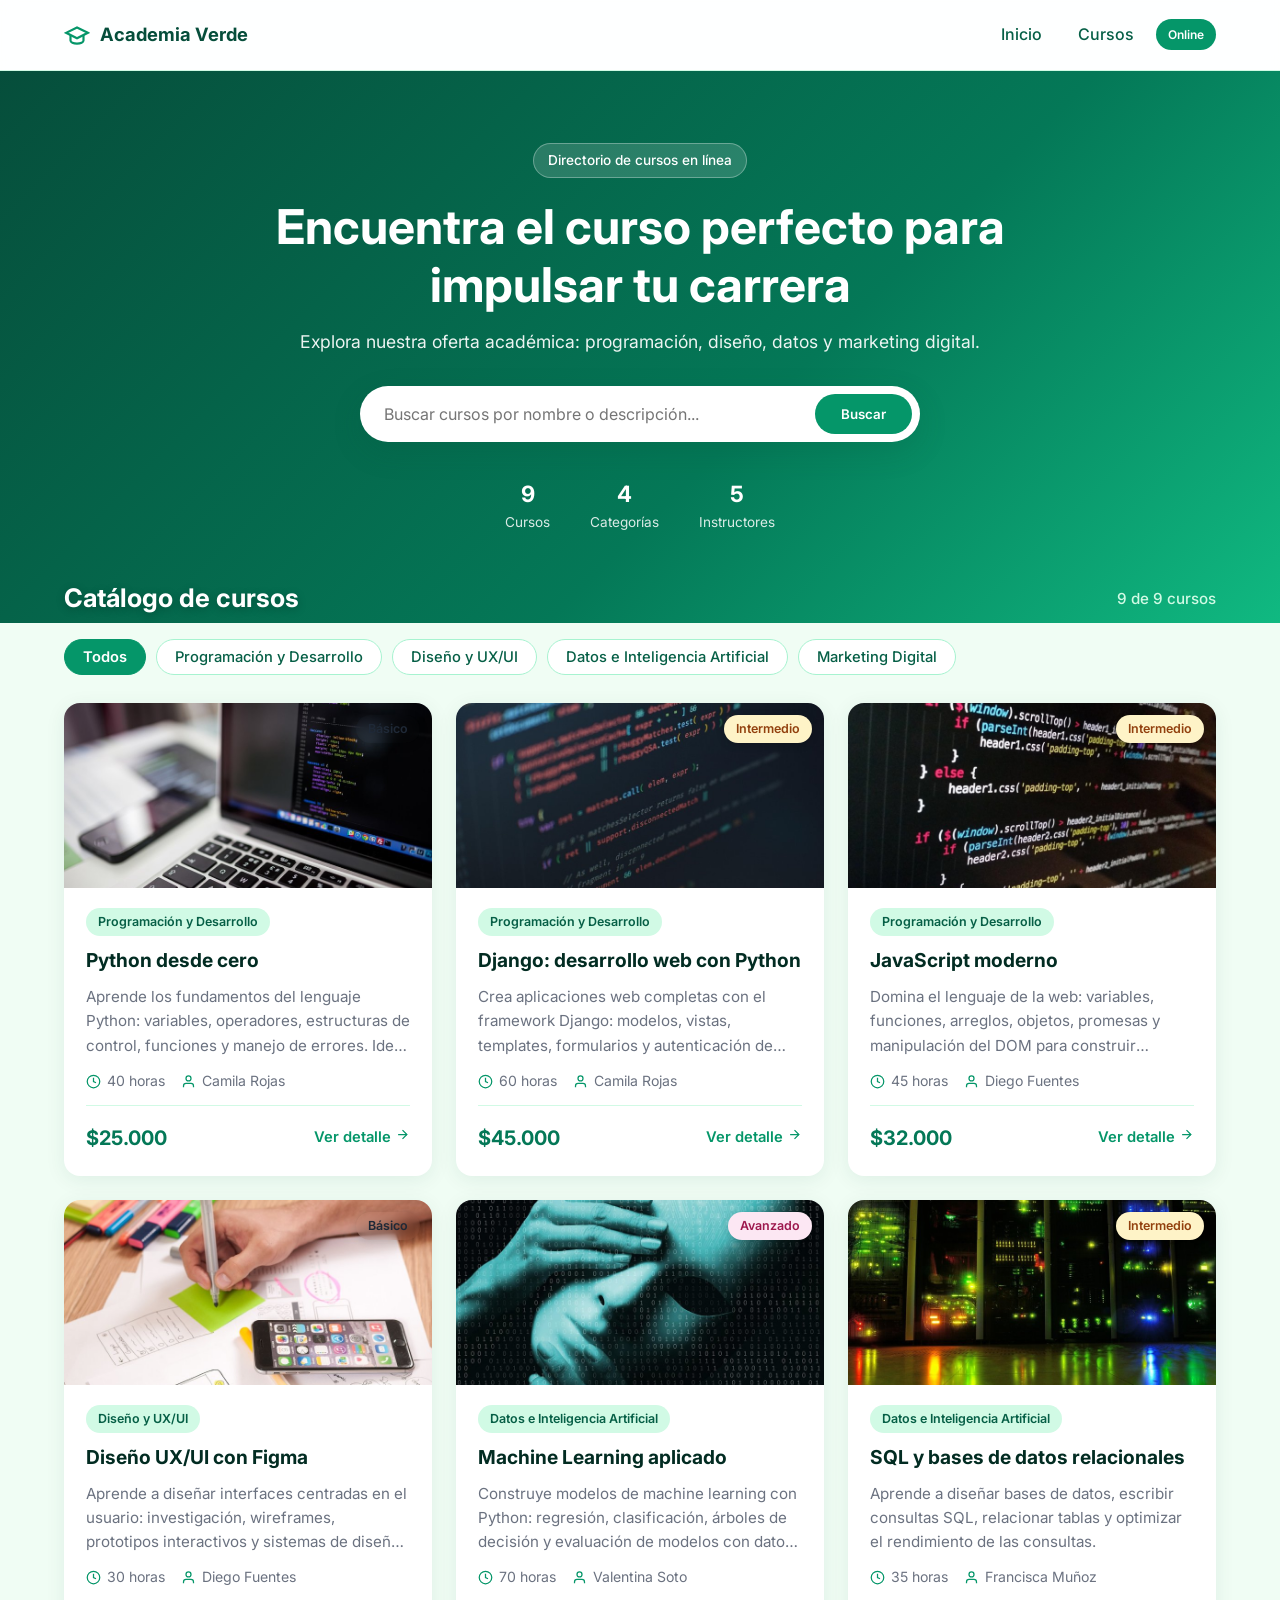
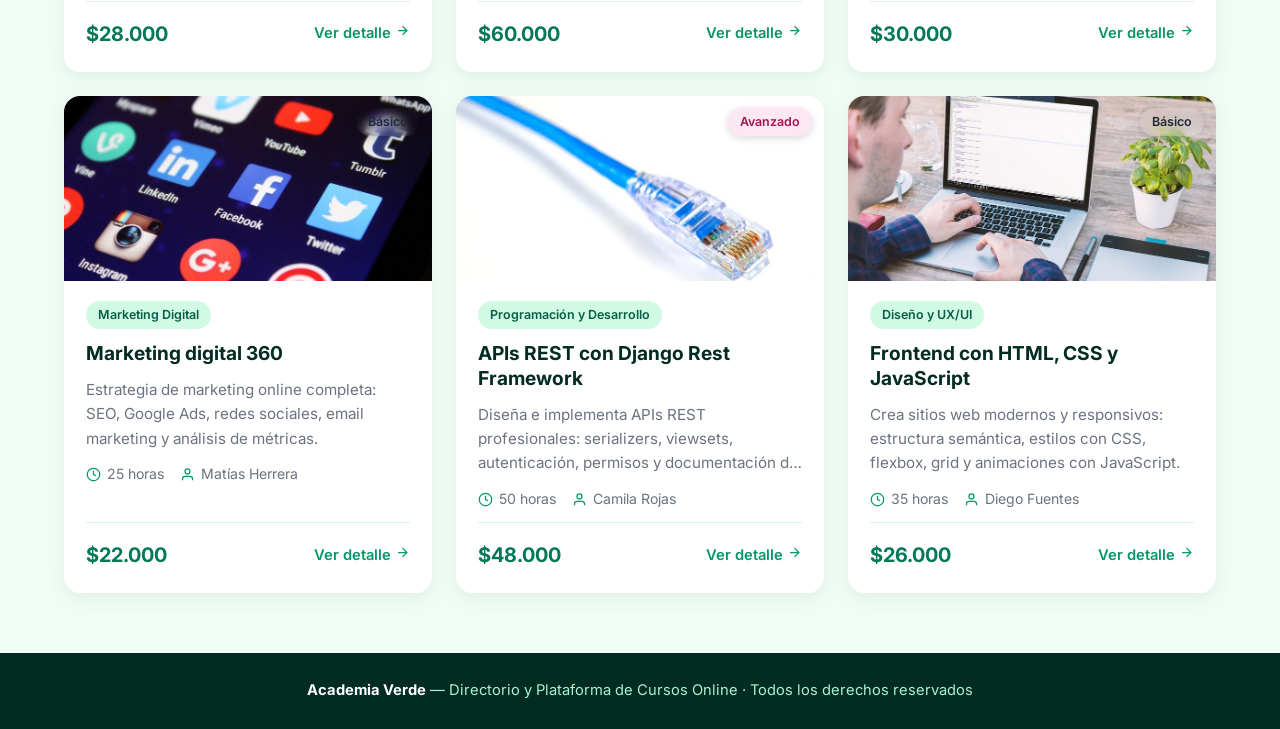
<file: front/index.html>
<!DOCTYPE html>
<html lang="es">
<head>
  <meta charset="UTF-8">
  <meta name="viewport" content="width=device-width, initial-scale=1.0">
  <title>Academia Verde — Directorio de Cursos</title>
  <link rel="preconnect" href="https://fonts.googleapis.com">
  <link rel="preconnect" href="https://fonts.gstatic.com" crossorigin>
  <link href="https://fonts.googleapis.com/css2?family=Inter:wght@400;500;600;700&display=swap" rel="stylesheet">
  <link rel="stylesheet" href="css/style.css?v=2">
</head>
<body data-page="inicio">

  <nav class="navbar">
    <div class="navbar__inner">
      <a class="brand" href="index.html">
        <svg width="26" height="26" viewBox="0 0 24 24" fill="none" stroke="currentColor" stroke-width="2">
          <path d="M22 10L12 5 2 10l10 5 10-5z"/>
          <path d="M6 12v5c0 1.7 2.7 3 6 3s6-1.3 6-3v-5"/>
        </svg>
        Academia Verde
      </a>
      <div class="navbar__links">
        <a href="index.html">Inicio</a>
        <a href="#cursos">Cursos</a>
        <span class="badge">Online</span>
      </div>
    </div>
  </nav>

  <header class="hero">
    <div class="hero__inner">
      <span class="hero__tag">Directorio de cursos en línea</span>
      <h1>Encuentra el curso perfecto para impulsar tu carrera</h1>
      <p>Explora nuestra oferta académica: programación, diseño, datos y marketing digital.</p>

      <form id="formBusqueda" class="hero__search" role="search">
        <input id="busqueda" type="search" placeholder="Buscar cursos por nombre o descripción..." aria-label="Buscar cursos">
        <button type="submit">Buscar</button>
      </form>

      <div class="hero__stats">
        <div><span id="statCursos">0</span><small>Cursos</small></div>
        <div><span id="statCategorias">0</span><small>Categorías</small></div>
        <div><span id="statInstructores">0</span><small>Instructores</small></div>
      </div>
    </div>
  </header>

  <main class="courses" id="cursos">
    <div class="courses__head">
      <h2>Catálogo de cursos</h2>
      <span class="courses__count" id="contador">—</span>
    </div>

    <div class="filters" id="filtros"></div>

    <div class="grid" id="cursosGrid"></div>
  </main>

  <footer class="footer">
    <p><strong>Academia Verde</strong> — Directorio y Plataforma de Cursos Online · Todos los derechos reservados</p>
  </footer>

  <script src="js/app.js"></script>
</body>
</html>
</file>
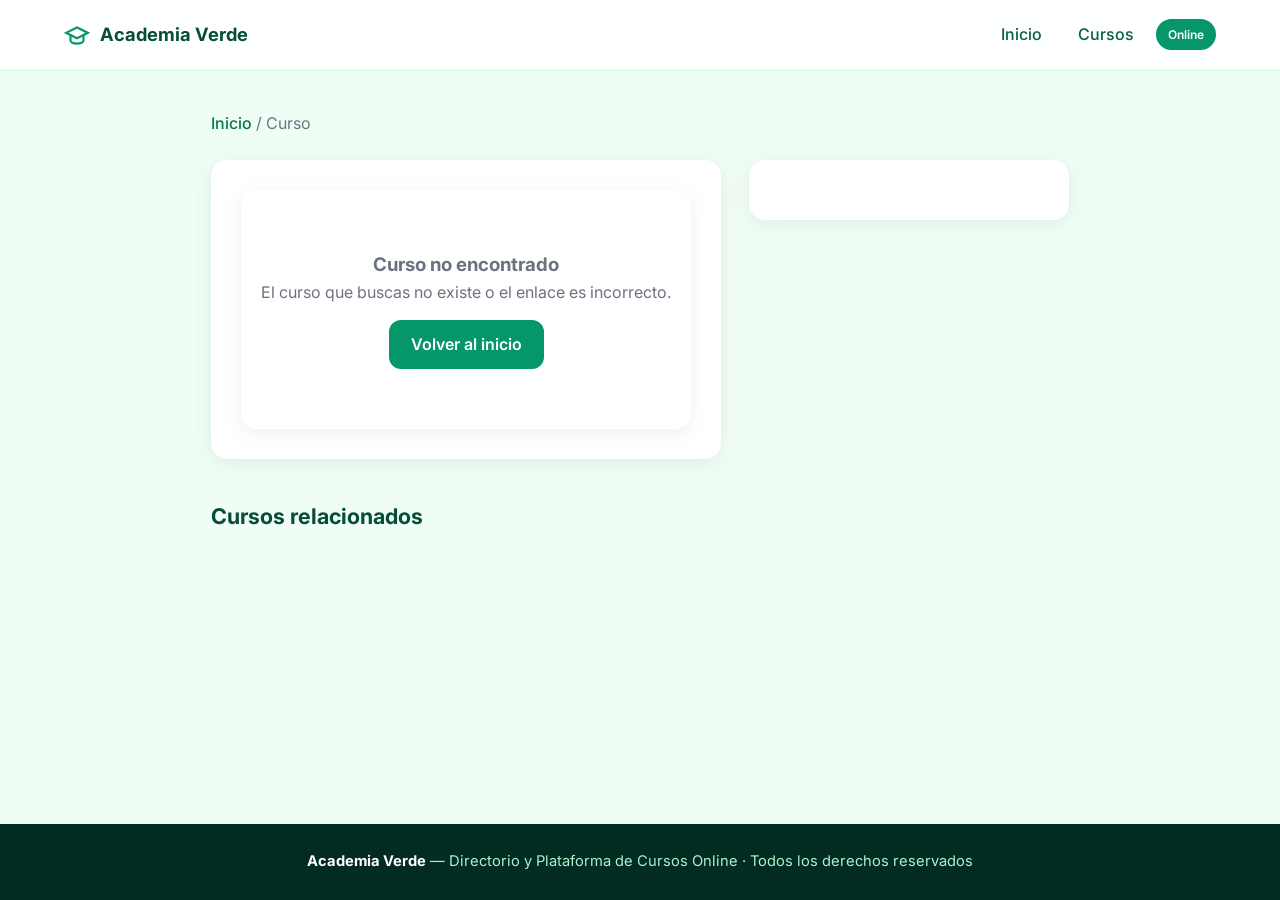
<file: front/detalle.html>
<!DOCTYPE html>
<html lang="es">
<head>
  <meta charset="UTF-8">
  <meta name="viewport" content="width=device-width, initial-scale=1.0">
  <title>Detalle del curso — Academia Verde</title>
  <link rel="preconnect" href="https://fonts.googleapis.com">
  <link rel="preconnect" href="https://fonts.gstatic.com" crossorigin>
  <link href="https://fonts.googleapis.com/css2?family=Inter:wght@400;500;600;700&display=swap" rel="stylesheet">
  <link rel="stylesheet" href="css/style.css?v=2">
</head>
<body data-page="detalle">

  <nav class="navbar">
    <div class="navbar__inner">
      <a class="brand" href="index.html">
        <svg width="26" height="26" viewBox="0 0 24 24" fill="none" stroke="currentColor" stroke-width="2">
          <path d="M22 10L12 5 2 10l10 5 10-5z"/>
          <path d="M6 12v5c0 1.7 2.7 3 6 3s6-1.3 6-3v-5"/>
        </svg>
        Academia Verde
      </a>
      <div class="navbar__links">
        <a href="index.html">Inicio</a>
        <a href="index.html#cursos">Cursos</a>
        <span class="badge">Online</span>
      </div>
    </div>
  </nav>

  <main class="detail">
    <nav class="breadcrumb">
      <a href="index.html">Inicio</a>
      <span> / Curso</span>
    </nav>

    <div class="detail__grid">
      <section class="detail__main" id="detalleMain"></section>
      <aside class="detail__side" id="detalleSide"></aside>
    </div>

    <section class="related">
      <h2>Cursos relacionados</h2>
      <div id="relacionados"></div>
    </section>
  </main>

  <footer class="footer">
    <p><strong>Academia Verde</strong> — Directorio y Plataforma de Cursos Online · Todos los derechos reservados</p>
  </footer>

  <script src="js/app.js"></script>
</body>
</html>
</file>
<file: front/css/style.css>
/* ============================================
   Directorio de Cursos — Estilo verde esmeralda
   ============================================ */

:root {
  --emerald-50: #ecfdf5;
  --emerald-100: #d1fae5;
  --emerald-200: #a7f3d0;
  --emerald-300: #6ee7b7;
  --emerald-500: #10b981;
  --emerald-600: #059669;
  --emerald-700: #047857;
  --emerald-800: #065f46;
  --emerald-900: #064e3b;
  --emerald-950: #022c22;
  --text: #1f2937;
  --muted: #6b7280;
  --bg: #f0fdf4;
  --card: #ffffff;
  --radius: 16px;
  --shadow: 0 4px 20px rgba(6, 78, 59, 0.08);
  --shadow-hover: 0 10px 30px rgba(6, 78, 59, 0.16);
}

* {
  margin: 0;
  padding: 0;
  box-sizing: border-box;
}

img {
  max-width: 100%;
  height: auto;
  display: block;
}

html {
  scroll-behavior: smooth;
}

body {
  font-family: "Inter", system-ui, -apple-system, "Segoe UI", Roboto, sans-serif;
  background: var(--bg);
  color: var(--text);
  line-height: 1.6;
  min-height: 100vh;
  display: flex;
  flex-direction: column;
}

/* ---------- Barra de navegación ---------- */

.navbar {
  position: sticky;
  top: 0;
  z-index: 100;
  background: rgba(255, 255, 255, 0.92);
  backdrop-filter: blur(8px);
  border-bottom: 1px solid var(--emerald-100);
}

.navbar__inner {
  max-width: 1200px;
  margin: 0 auto;
  padding: 14px 24px;
  display: flex;
  align-items: center;
  justify-content: space-between;
  gap: 16px;
}

.brand {
  display: flex;
  align-items: center;
  gap: 10px;
  text-decoration: none;
  color: var(--emerald-900);
  font-weight: 700;
  font-size: 1.15rem;
}

.brand svg {
  color: var(--emerald-600);
}

.navbar__links {
  display: flex;
  align-items: center;
  gap: 8px;
}

.navbar__links a {
  text-decoration: none;
  color: var(--emerald-800);
  font-weight: 500;
  padding: 8px 14px;
  border-radius: 10px;
  transition: background 0.2s;
}

.navbar__links a:hover {
  background: var(--emerald-100);
}

.badge,
.navbar__links a.badge {
  background: var(--emerald-600);
  color: #ffffff !important;
  font-size: 0.75rem;
  font-weight: 600;
  padding: 6px 12px;
  border-radius: 999px;
  white-space: nowrap;
  text-decoration: none;
  transition: background 0.2s;
}

.navbar__links a.badge:hover {
  background: var(--emerald-700);
  color: #ffffff !important;
}

/* ---------- Hero ---------- */

.hero {
  background: linear-gradient(135deg, var(--emerald-900), var(--emerald-700) 60%, var(--emerald-500));
  color: #fff;
  padding: 72px 24px 90px;
  text-align: center;
}

.hero__inner {
  max-width: 800px;
  margin: 0 auto;
}

.hero__tag {
  display: inline-block;
  background: rgba(255, 255, 255, 0.15);
  border: 1px solid rgba(255, 255, 255, 0.3);
  padding: 6px 14px;
  border-radius: 999px;
  font-size: 0.85rem;
  font-weight: 500;
  margin-bottom: 20px;
}

.hero h1 {
  font-size: clamp(1.9rem, 4.5vw, 3rem);
  line-height: 1.2;
  margin-bottom: 14px;
}

.hero p {
  font-size: 1.1rem;
  opacity: 0.92;
  margin-bottom: 30px;
}

.hero__search {
  display: flex;
  gap: 8px;
  max-width: 560px;
  margin: 0 auto;
  background: #fff;
  padding: 8px;
  border-radius: 999px;
  box-shadow: var(--shadow-hover);
}

.hero__search input {
  flex: 1;
  border: none;
  outline: none;
  padding: 10px 16px;
  font-size: 1rem;
  font-family: inherit;
  border-radius: 999px;
  color: var(--text);
  background: transparent;
}

.hero__search button {
  background: var(--emerald-600);
  border: none;
  color: #fff;
  font-family: inherit;
  font-weight: 600;
  padding: 10px 26px;
  border-radius: 999px;
  cursor: pointer;
  transition: background 0.2s;
}

.hero__search button:hover {
  background: var(--emerald-800);
}

.hero__stats {
  display: flex;
  justify-content: center;
  gap: 40px;
  margin-top: 34px;
  flex-wrap: wrap;
}

.hero__stats span {
  font-size: 1.4rem;
  font-weight: 700;
}

.hero__stats small {
  display: block;
  font-size: 0.85rem;
  font-weight: 400;
  opacity: 0.85;
}

/* ---------- Sección de cursos ---------- */

.courses {
  max-width: 1200px;
  margin: -45px auto 60px;
  padding: 0 24px;
}

.courses__head {
  display: flex;
  flex-wrap: wrap;
  align-items: center;
  justify-content: space-between;
  gap: 14px;
  margin-bottom: 20px;
}

.courses__head h2 {
  color: #ffffff;
  font-size: 1.6rem;
  font-weight: 700;
  text-shadow: 0 2px 8px rgba(0, 0, 0, 0.25);
}

.courses__count {
  color: var(--emerald-100);
  font-size: 0.95rem;
  font-weight: 500;
}

/* Filtros por categoría */

.filters {
  display: flex;
  flex-wrap: wrap;
  gap: 10px;
  margin-bottom: 28px;
}

.filter-pill {
  background: #ffffff;
  border: 1.5px solid var(--emerald-200);
  color: var(--emerald-800);
  font-family: inherit;
  font-size: 0.92rem;
  font-weight: 500;
  padding: 8px 18px;
  border-radius: 999px;
  cursor: pointer;
  transition: all 0.2s;
  text-decoration: none;
  display: inline-flex;
  align-items: center;
}

.filter-pill:hover {
  border-color: var(--emerald-500);
  background: var(--emerald-50);
  color: var(--emerald-950);
  text-decoration: none;
}

.filter-pill.active {
  background: var(--emerald-600);
  border-color: var(--emerald-600);
  color: #ffffff !important;
  text-decoration: none;
  font-weight: 600;
}

/* Grilla de tarjetas */

.grid {
  display: grid;
  grid-template-columns: repeat(auto-fill, minmax(300px, 1fr));
  gap: 24px;
}

.card {
  background: var(--card);
  border-radius: var(--radius);
  box-shadow: var(--shadow);
  overflow: hidden;
  display: flex;
  flex-direction: column;
  text-decoration: none;
  color: inherit;
  transition: transform 0.25s ease, box-shadow 0.25s ease;
  height: 100%;
}

.card:hover {
  transform: translateY(-5px);
  box-shadow: var(--shadow-hover);
}

.card__cover {
  position: relative;
  width: 100%;
  height: 185px;
  min-height: 185px;
  max-height: 185px;
  overflow: hidden;
  background: var(--emerald-100);
}

.card__img {
  width: 100% !important;
  height: 100% !important;
  max-width: 100% !important;
  max-height: 100% !important;
  object-fit: cover !important;
  display: block !important;
  transition: transform 0.4s ease;
}

.card:hover .card__img {
  transform: scale(1.05);
}

.card__cover .level-badge {
  position: absolute;
  top: 12px;
  right: 12px;
  backdrop-filter: blur(6px);
  -webkit-backdrop-filter: blur(6px);
  box-shadow: 0 2px 8px rgba(0, 0, 0, 0.16);
  z-index: 2;
}

.card__body {
  padding: 20px 22px 22px;
  display: flex;
  flex-direction: column;
  flex: 1;
  gap: 12px;
}

.card__top {
  display: flex;
  align-items: center;
  justify-content: space-between;
  gap: 10px;
}

.category-badge {
  background: var(--emerald-100);
  color: var(--emerald-800);
  font-size: 0.78rem;
  font-weight: 600;
  padding: 4px 12px;
  border-radius: 999px;
}

.level-badge {
  font-size: 0.78rem;
  font-weight: 600;
  padding: 4px 12px;
  border-radius: 999px;
}

.level-badge.basico {
  background: #dcfce7;
  color: #166534;
}

.level-badge.intermedio {
  background: #fef3c7;
  color: #92400e;
}

.level-badge.avanzado {
  background: #fce7f3;
  color: #9d174d;
}

.card h3 {
  font-size: 1.2rem;
  color: var(--emerald-950);
  line-height: 1.3;
}

.card__desc {
  color: var(--muted);
  font-size: 0.95rem;
  display: -webkit-box;
  -webkit-line-clamp: 3;
  -webkit-box-orient: vertical;
  overflow: hidden;
}

.card__meta {
  display: flex;
  align-items: center;
  gap: 16px;
  color: var(--muted);
  font-size: 0.88rem;
}

.card__meta span {
  display: inline-flex;
  align-items: center;
  gap: 6px;
}

.card__meta svg {
  color: var(--emerald-600);
  flex-shrink: 0;
}

.card__bottom {
  margin-top: auto;
  display: flex;
  align-items: center;
  justify-content: space-between;
  gap: 12px;
  border-top: 1px solid var(--emerald-100);
  padding-top: 16px;
}

.price {
  font-size: 1.25rem;
  font-weight: 700;
  color: var(--emerald-700);
}

.instructor-mini {
  display: flex;
  align-items: center;
  gap: 10px;
  font-size: 0.88rem;
  color: var(--muted);
  min-width: 0;
}

.instructor-mini .avatar {
  flex-shrink: 0;
}

.card__link {
  color: var(--emerald-600);
  font-weight: 600;
  font-size: 0.92rem;
  white-space: nowrap;
}

.card:hover .card__link {
  color: var(--emerald-800);
}

/* Avatar con iniciales */

.avatar {
  width: 42px;
  height: 42px;
  border-radius: 50%;
  background: linear-gradient(135deg, var(--emerald-500), var(--emerald-700));
  color: #fff;
  display: inline-flex;
  align-items: center;
  justify-content: center;
  font-weight: 700;
  font-size: 0.95rem;
  flex-shrink: 0;
}

.avatar--lg {
  width: 64px;
  height: 64px;
  font-size: 1.4rem;
}

/* Estado vacío */

.empty {
  text-align: center;
  padding: 60px 20px;
  color: var(--muted);
  background: #fff;
  border-radius: var(--radius);
  box-shadow: var(--shadow);
}

/* ---------- Página de detalle ---------- */

.detail {
  max-width: 1000px;
  margin: 0 auto;
  padding: 40px 24px 60px;
  flex: 1;
}

.breadcrumb {
  margin-bottom: 24px;
}

.breadcrumb a {
  color: var(--emerald-700);
  text-decoration: none;
  font-weight: 500;
}

.breadcrumb a:hover {
  text-decoration: underline;
}

.breadcrumb span {
  color: var(--muted);
}

.detail__grid {
  display: grid;
  grid-template-columns: 1fr 320px;
  gap: 28px;
  align-items: start;
}

.detail__main,
.detail__side {
  background: var(--card);
  border-radius: var(--radius);
  box-shadow: var(--shadow);
  padding: 30px;
}

.detail__cover {
  width: 100%;
  border-radius: 12px;
  overflow: hidden;
  margin-bottom: 24px;
  aspect-ratio: 16 / 9;
  max-height: 340px;
  box-shadow: 0 4px 16px rgba(6, 78, 59, 0.1);
  background: var(--emerald-100);
}

.detail__cover-img {
  width: 100%;
  height: 100%;
  object-fit: cover;
  display: block;
}

.detail__main h1 {
  font-size: clamp(1.5rem, 3vw, 2.1rem);
  color: var(--emerald-950);
  margin: 12px 0 16px;
  line-height: 1.25;
}

.detail__main p.lead {
  color: var(--muted);
  font-size: 1.05rem;
  margin-bottom: 26px;
}

.info-list {
  list-style: none;
  display: grid;
  grid-template-columns: 1fr 1fr;
  gap: 14px;
  margin-bottom: 26px;
}

.info-list li {
  background: var(--emerald-50);
  border: 1px solid var(--emerald-100);
  border-radius: 12px;
  padding: 14px 16px;
}

.info-list small {
  display: block;
  color: var(--muted);
  font-size: 0.8rem;
}

.info-list strong {
  color: var(--emerald-900);
  font-size: 1.02rem;
}

.detail__side {
  position: sticky;
  top: 90px;
}

.instructor-card {
  text-align: center;
}

.instructor-card .avatar {
  margin: 0 auto 14px;
}

.instructor-card h3 {
  color: var(--emerald-950);
  font-size: 1.15rem;
}

.instructor-card p {
  color: var(--muted);
  font-size: 0.95rem;
  margin: 6px 0;
}

.instructor-card .btn {
  display: inline-block;
  margin-top: 18px;
  width: 100%;
  text-align: center;
}

.btn {
  background: var(--emerald-600);
  color: #fff;
  border: none;
  font-family: inherit;
  font-weight: 600;
  padding: 12px 22px;
  border-radius: 12px;
  text-decoration: none;
  cursor: pointer;
  transition: background 0.2s;
}

.btn:hover {
  background: var(--emerald-800);
}

.btn--outline {
  background: transparent;
  border: 1.5px solid var(--emerald-200);
  color: var(--emerald-800);
}

.btn--outline:hover {
  background: var(--emerald-50);
  border-color: var(--emerald-500);
}

/* Cursos relacionados */

.related {
  margin-top: 40px;
}

.related h2 {
  color: var(--emerald-900);
  font-size: 1.35rem;
  margin-bottom: 18px;
}

/* ---------- Footer ---------- */

.footer {
  margin-top: auto;
  background: var(--emerald-950);
  color: var(--emerald-200);
  text-align: center;
  padding: 26px 20px;
  font-size: 0.92rem;
}

.footer strong {
  color: #fff;
}

/* ---------- Responsive ---------- */

@media (max-width: 860px) {
  .detail__grid {
    grid-template-columns: 1fr;
  }

  .detail__side {
    position: static;
  }

  .info-list {
    grid-template-columns: 1fr;
  }
}

@media (max-width: 560px) {
  .hero {
    padding: 48px 20px 80px;
  }

  .hero__search {
    flex-direction: column;
    border-radius: 20px;
  }

  .hero__search button {
    border-radius: 12px;
  }

  .hero__stats {
    gap: 20px;
  }

  .grid {
    grid-template-columns: 1fr;
    gap: 18px;
  }

  .card__body {
    padding: 16px 18px 20px;
    gap: 10px;
  }

  .card__cover {
    aspect-ratio: 16 / 9;
    max-height: 220px;
  }

  .detail__cover {
    max-height: 210px;
    border-radius: 10px;
    margin-bottom: 18px;
  }

  .detail__main,
  .detail__side {
    padding: 20px;
  }

  .navbar__links a:not(.badge) {
    display: none;
  }
}
</file>
